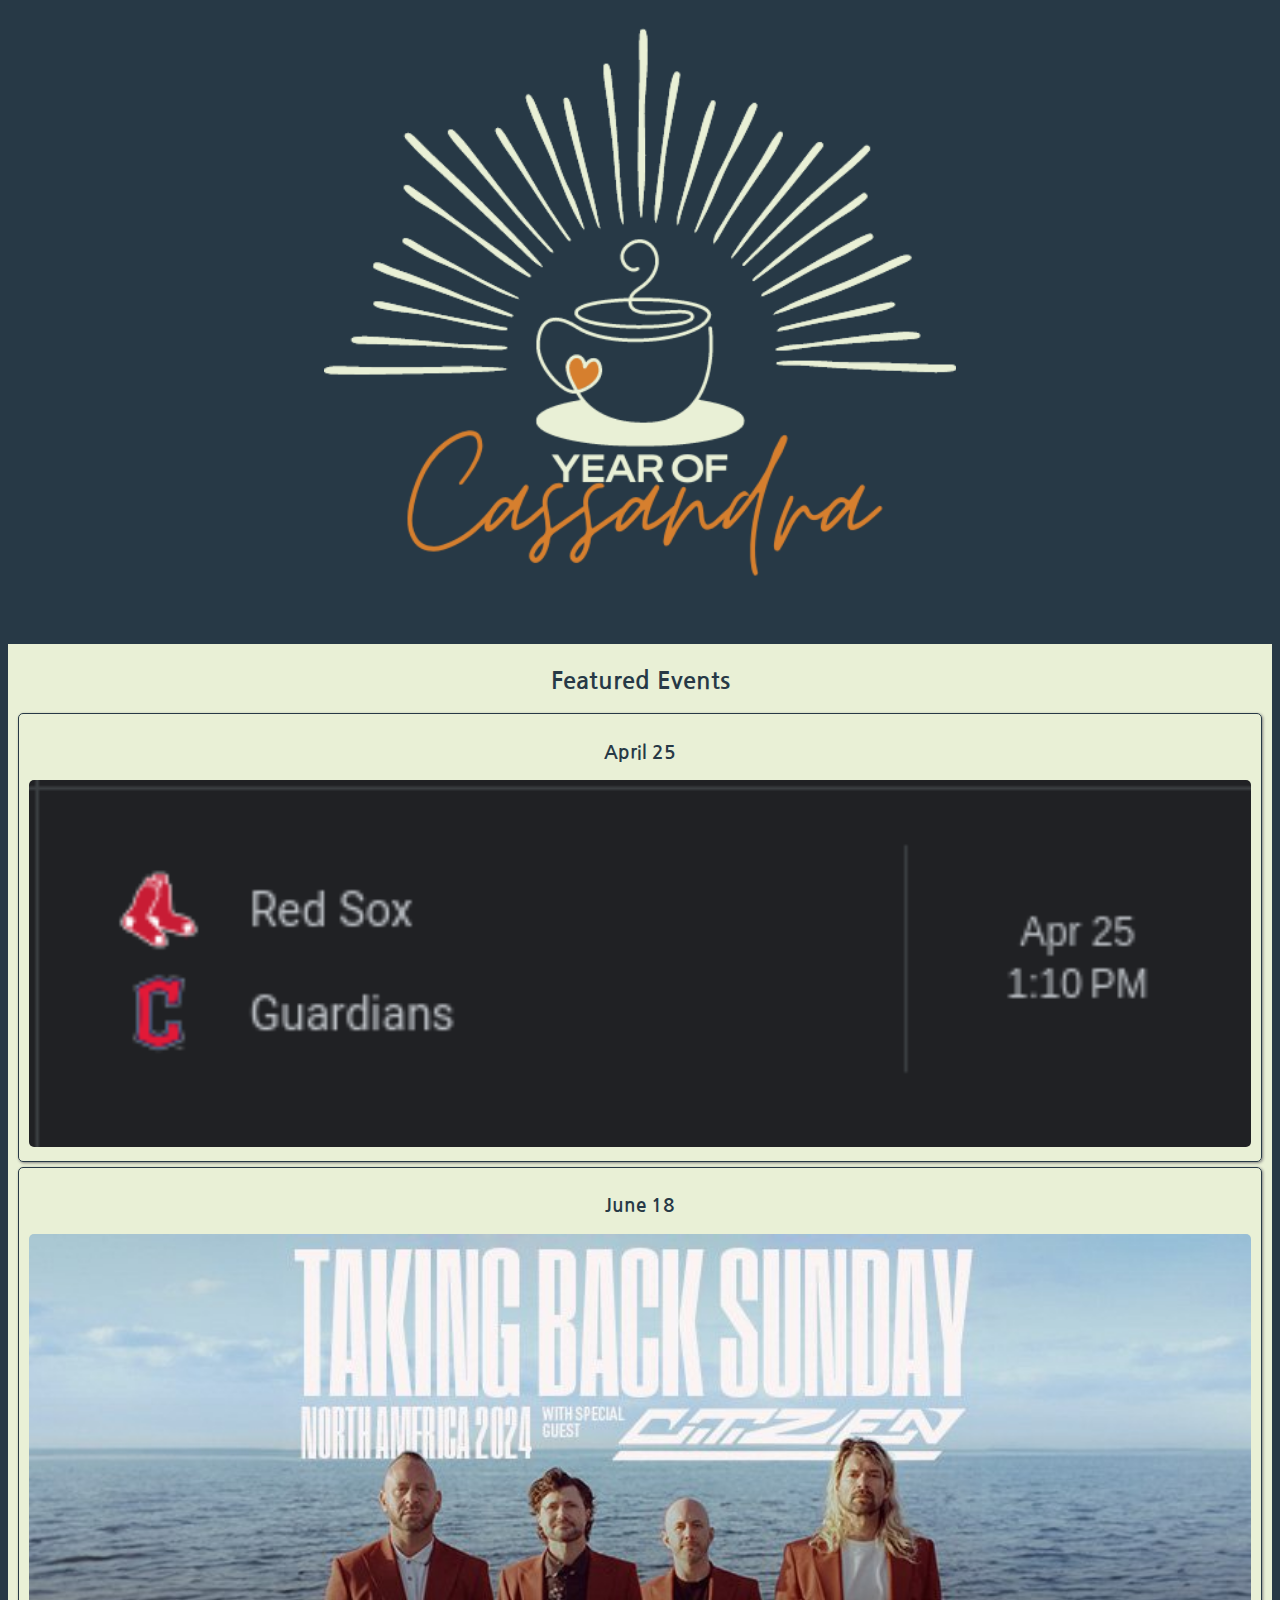
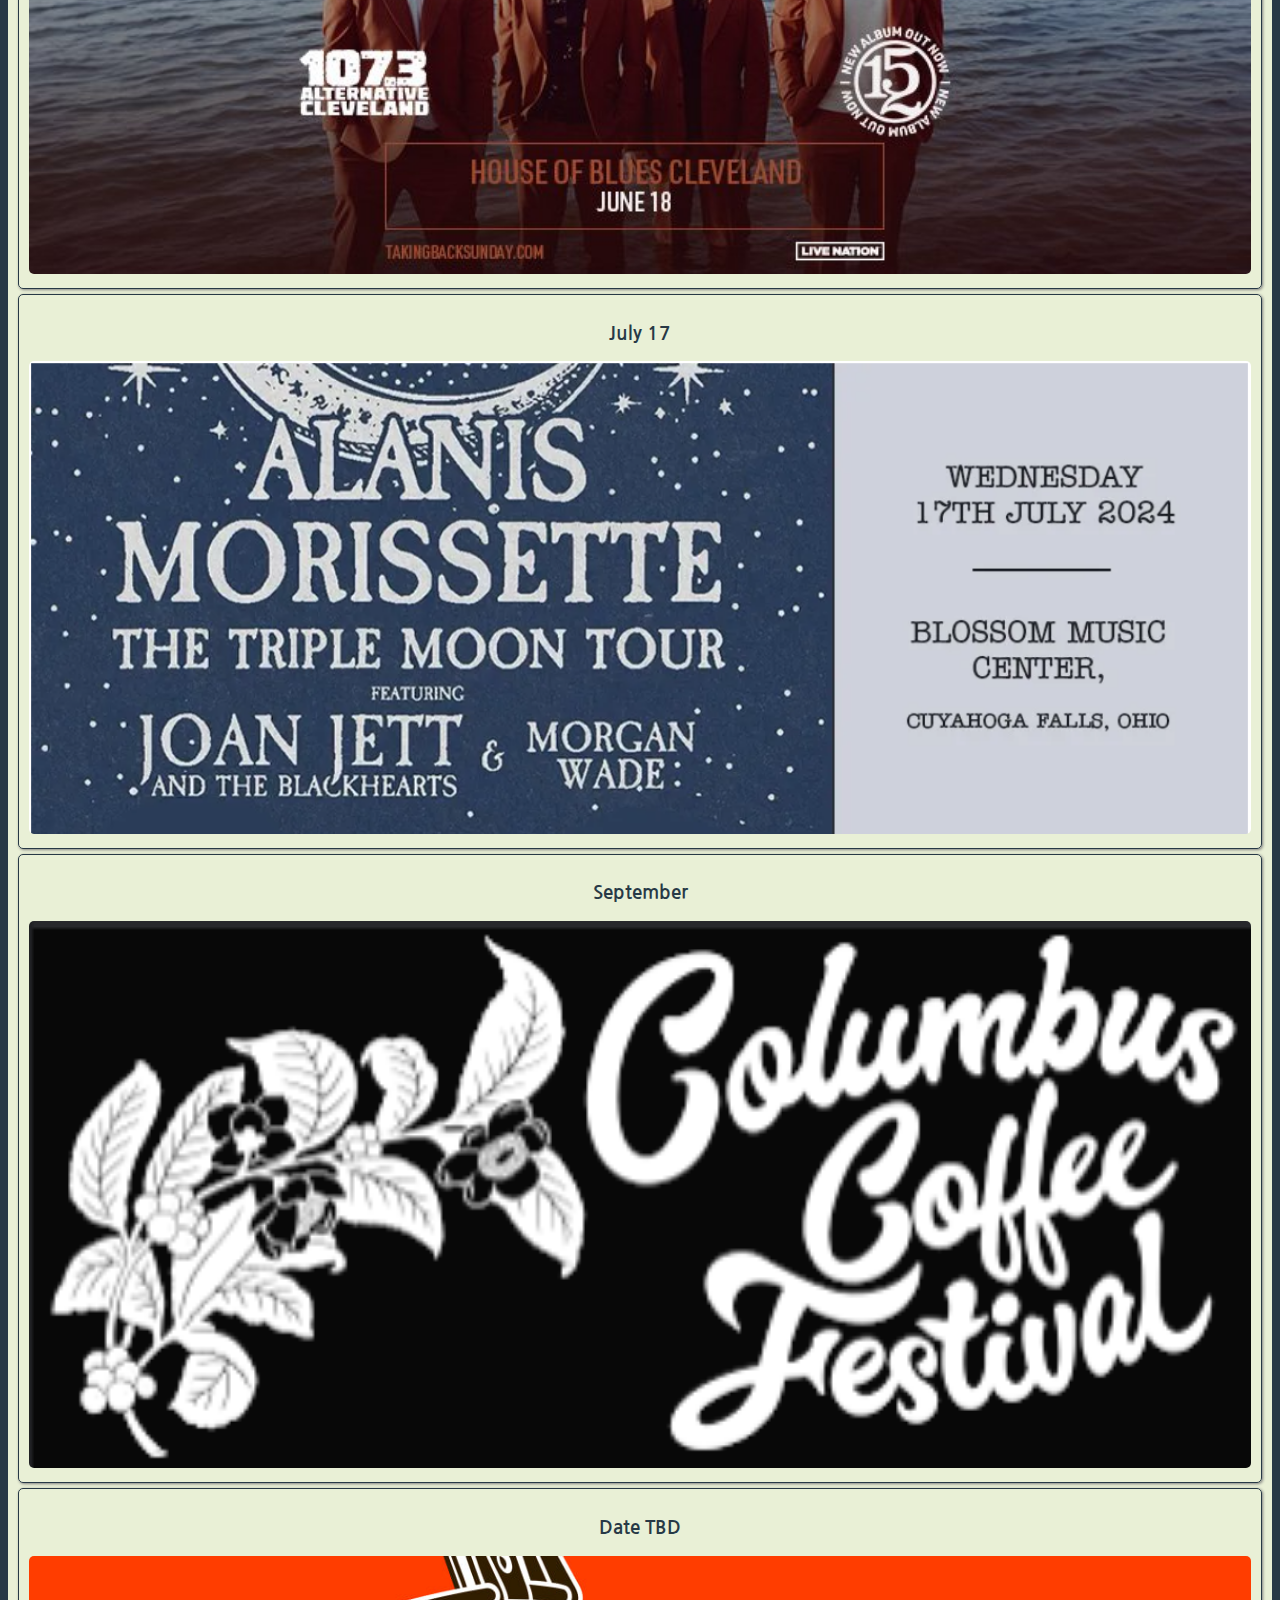
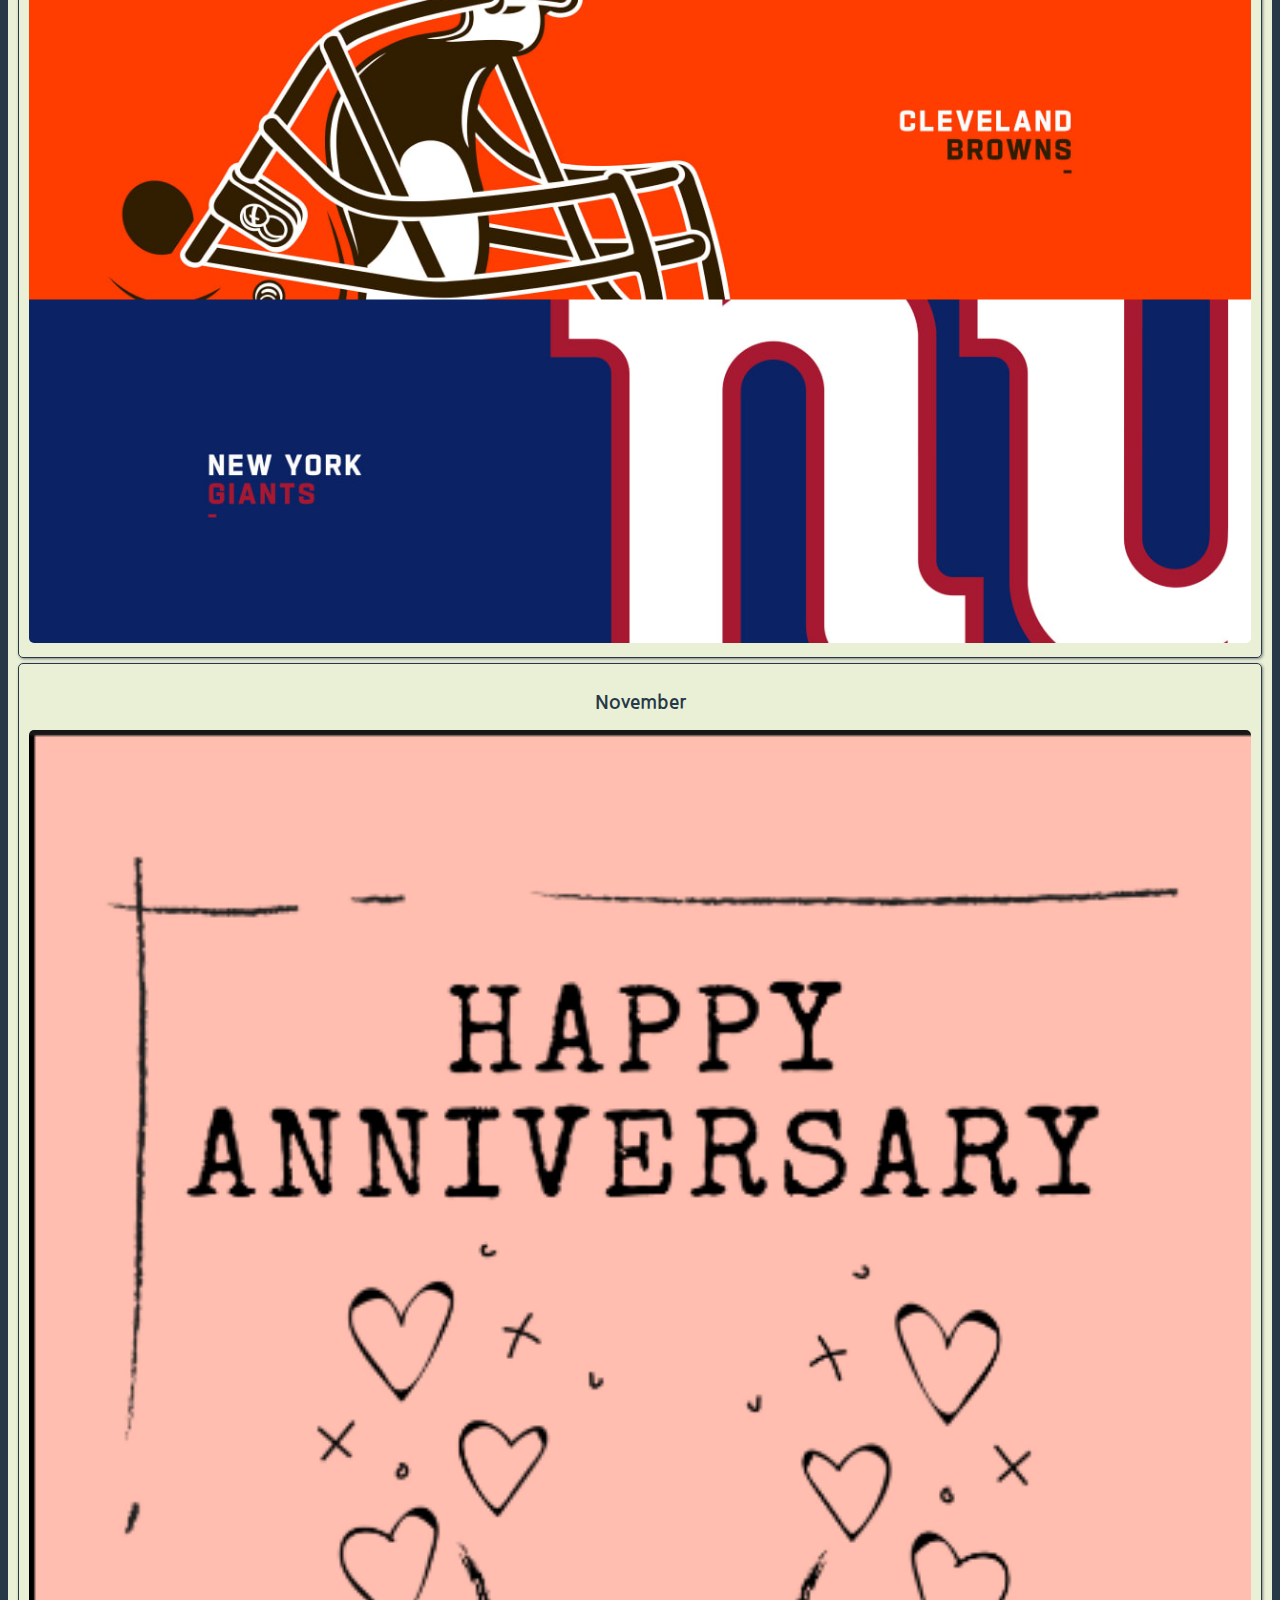
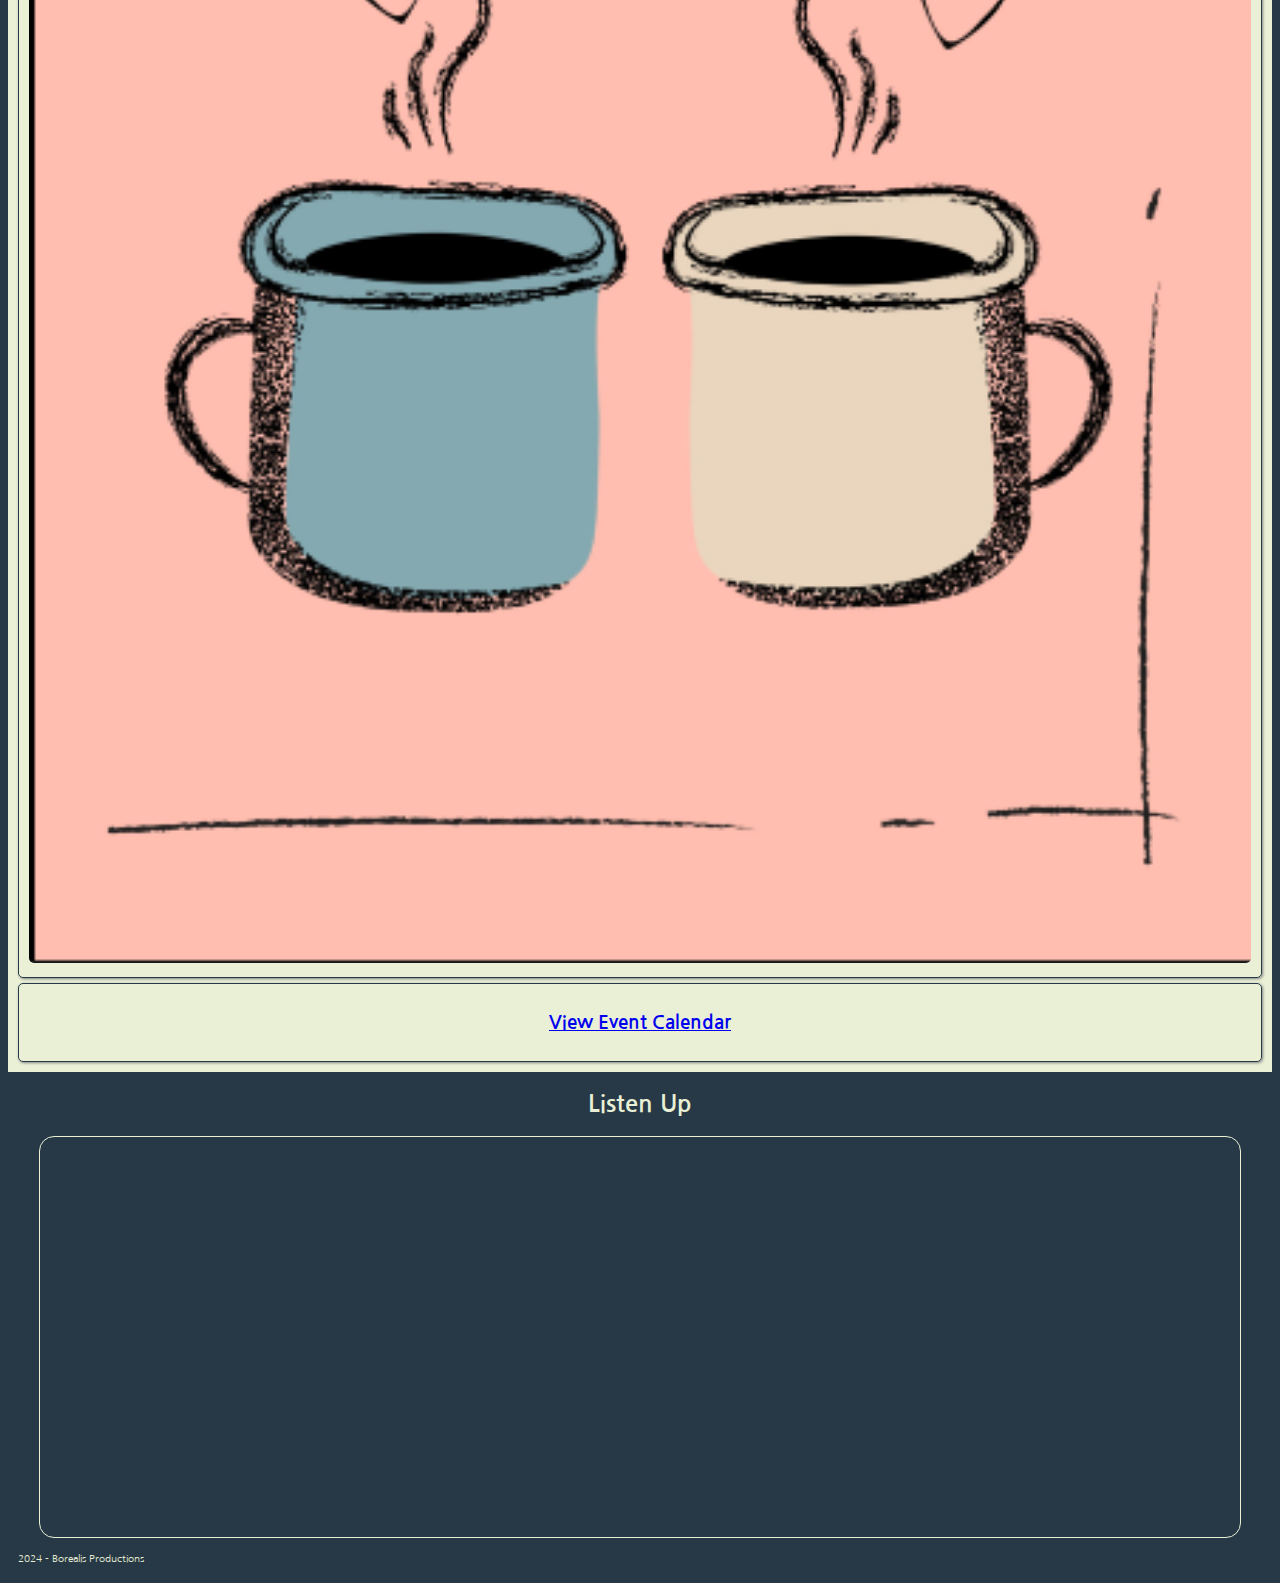
<file: index.html>
<!DOCTYPE html>
<html lang="en">

<head>
    <meta name="viewport" content="width=device-width, initial-scale=1.0">
    <title>Year Of Cassandra</title>
    <link rel="stylesheet" href="css/styles.css">
    <link rel="preconnect" href="https://fonts.googleapis.com">
    <link rel="preconnect" href="https://fonts.gstatic.com" crossorigin>
    <link href="https://fonts.googleapis.com/css2?family=Nanum+Gothic:wght@400;800&display=swap" rel="stylesheet">
</head>

<body>
    <main>
        <header class="header">
            <img src="assets/yearof.png">
        </header>
        <section class="featured-events">
            <h2>Featured Events</h2>
            <div class="featured-event">
                <h3>April 25</h3>
                <img src="assets/guardiansredsox.png">
            </div>
            <div class="featured-event">
                <h3>June 18</h3>
                <img src="assets/takingbacksunday.jpg">
            </div>
            <div class="featured-event">
                <h3>July 17</h3>
                <img src="assets/alanis.png">
            </div>
            <div class="featured-event">
                <h3>September</h3>
                <img src="assets/columbuscoffeefestlogo.png">
            </div>
            <div class="featured-event">
                <h3>Date TBD</h3>
                <img src="assets/brownsgiants.jpeg">
            </div>
            <div class="featured-event">
                <h3>November</h3>
                <img src="assets/coffeeanniversary.png">
            </div>
            <div class="featured-event view-all">
                <a href="events/">
                    <h3>View Event Calendar</h3>
                </a>
            </div>
        </section>
        <section class="listen">
            <h2>Listen Up</h2>
            <iframe class="spotify"
                src="https://open.spotify.com/embed/playlist/14VXhUFQEHhRZVyPeTXaWJ?utm_source=generator&theme=0"
                allowfullscreen="" frameborder="0"
                allow="autoplay; clipboard-write; encrypted-media; fullscreen; picture-in-picture"
                loading="lazy"></iframe>
        </section>
        <footer>
            <p class="footer">2024 - Borealis Productions</p>
        </footer>
    </main>
</body>

</html>
</file>
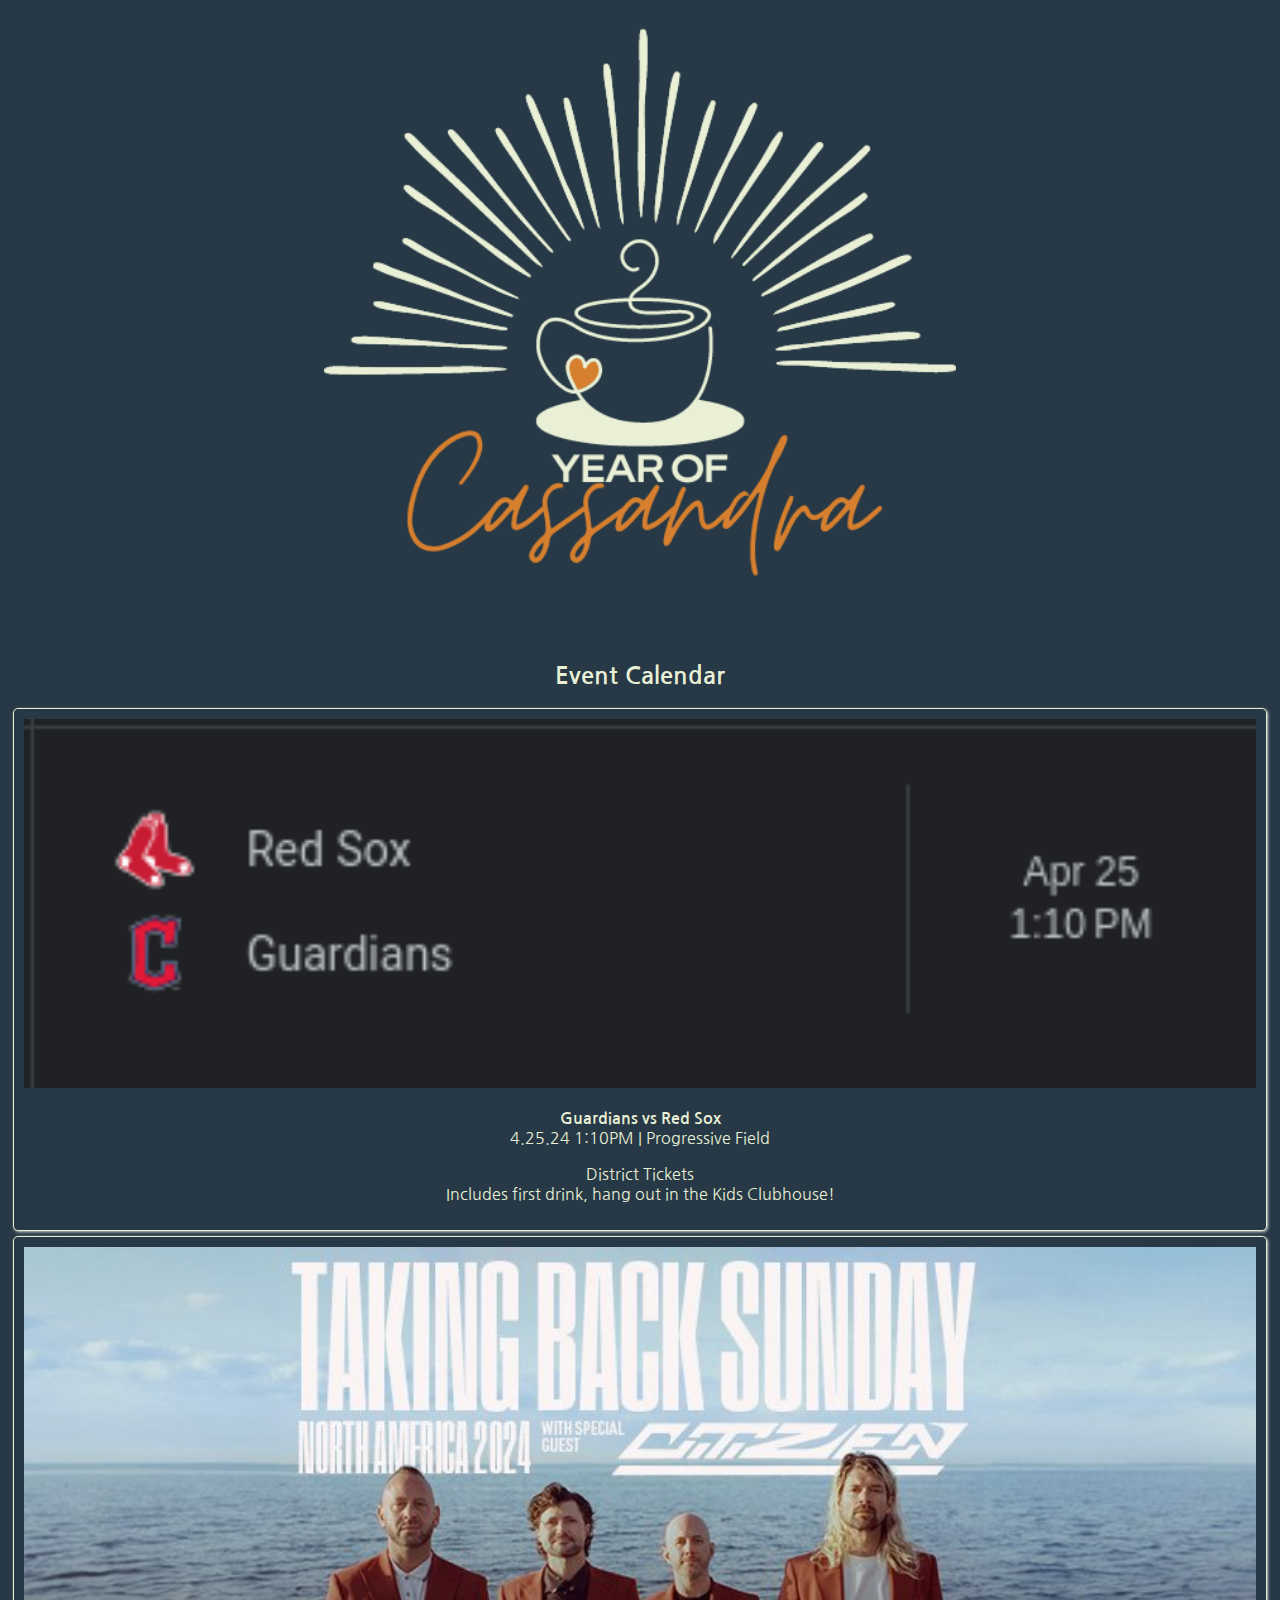
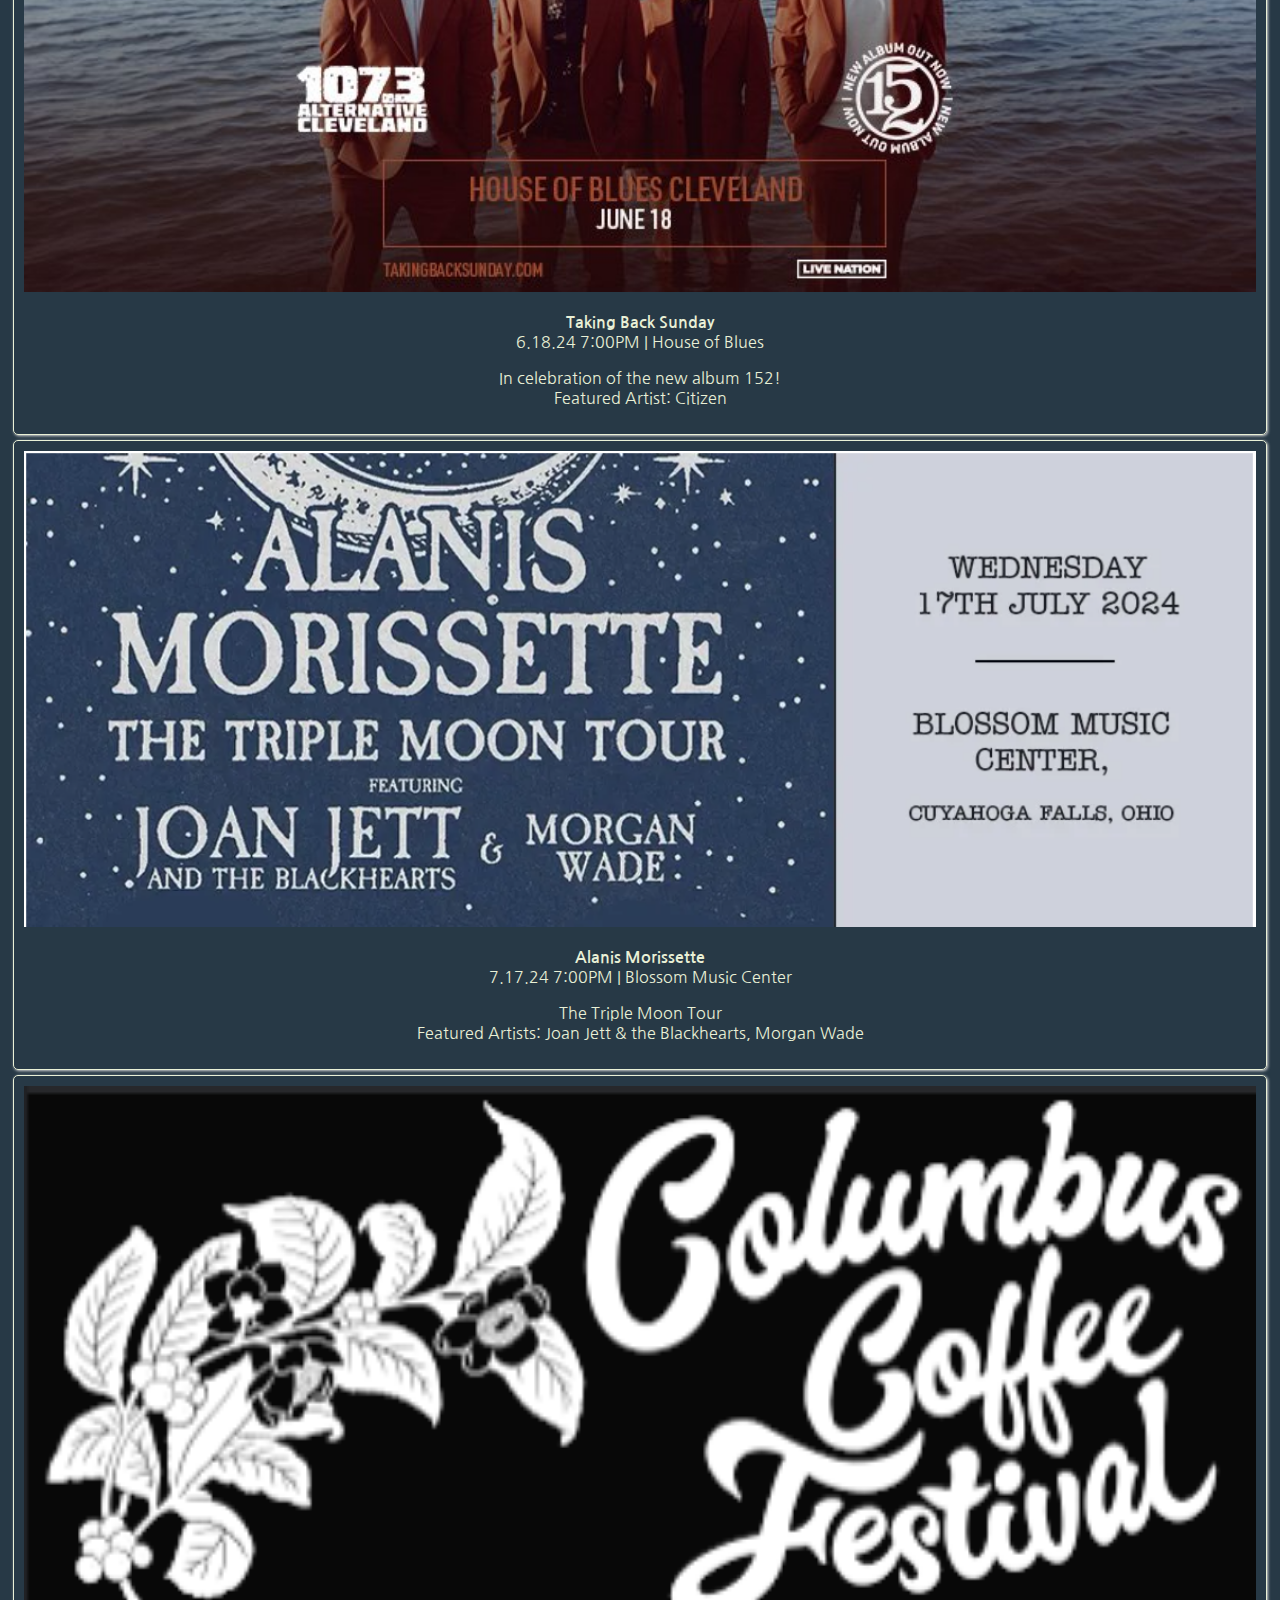
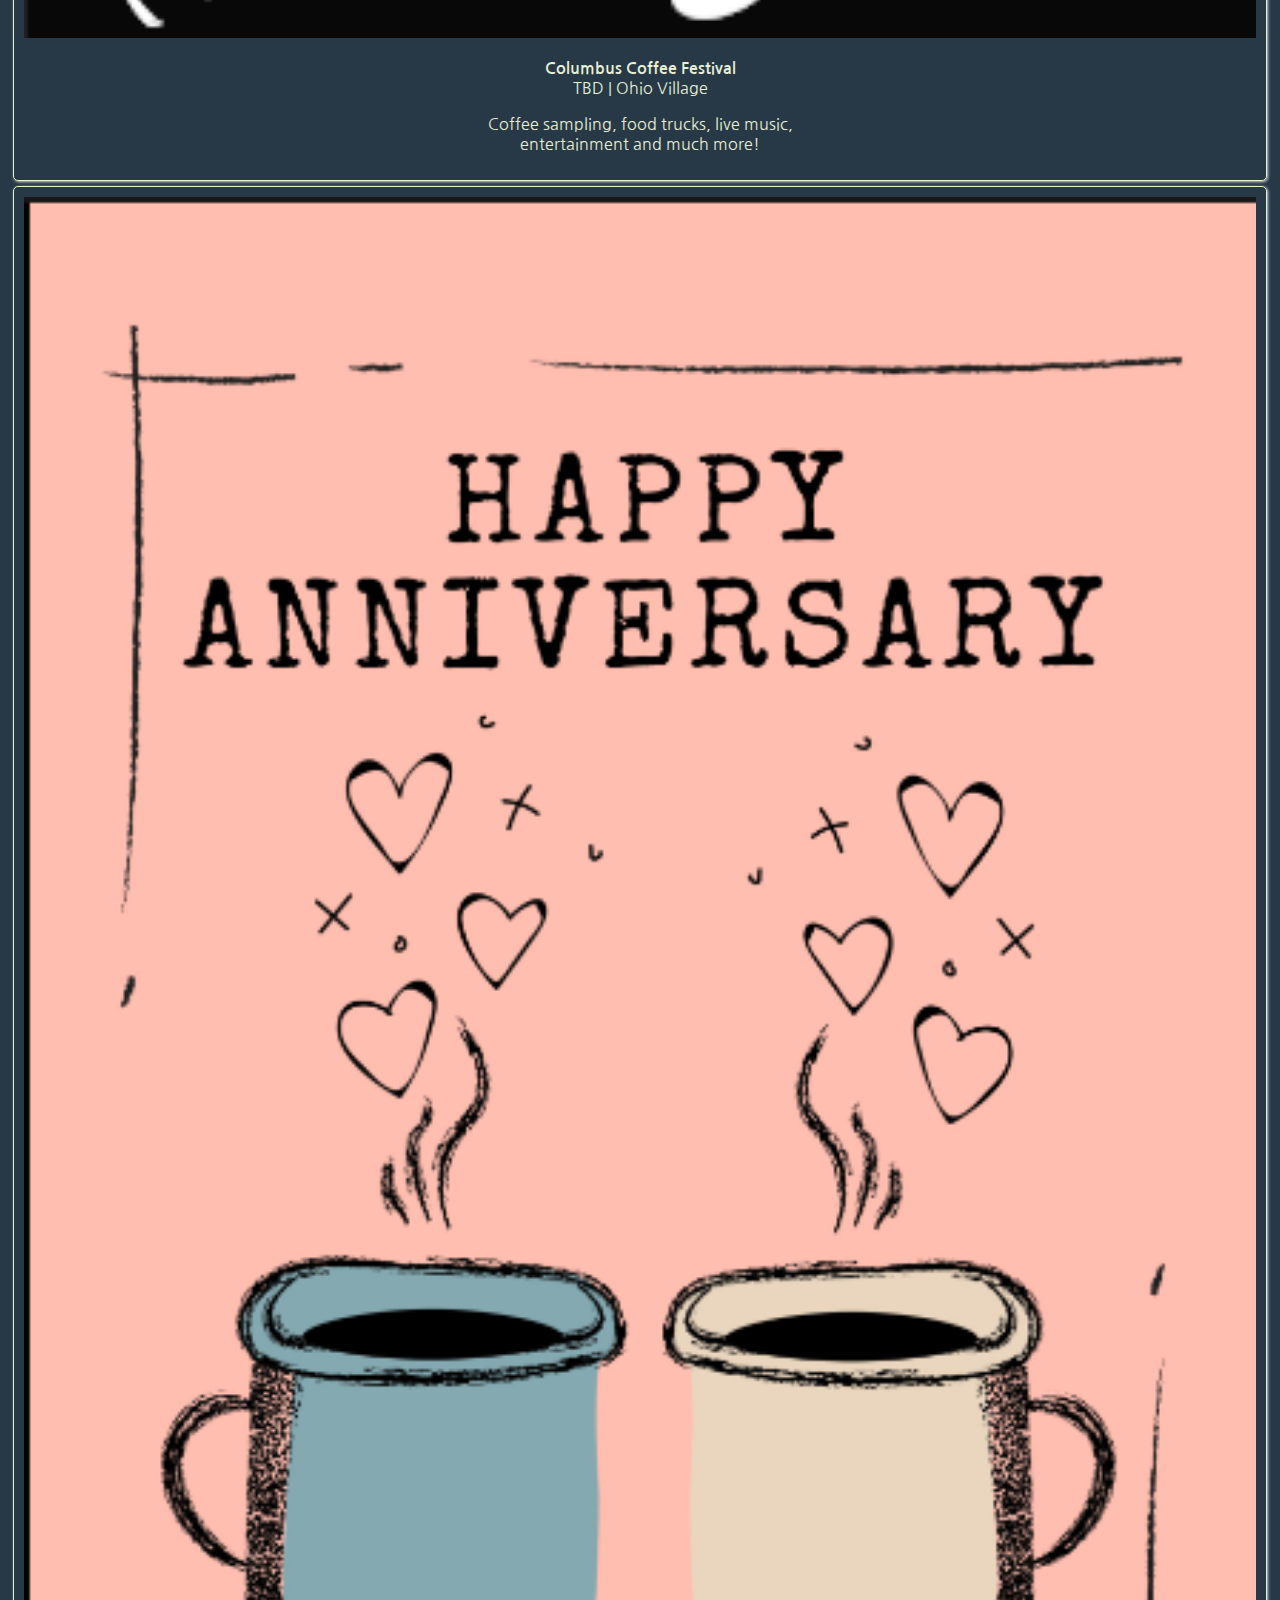
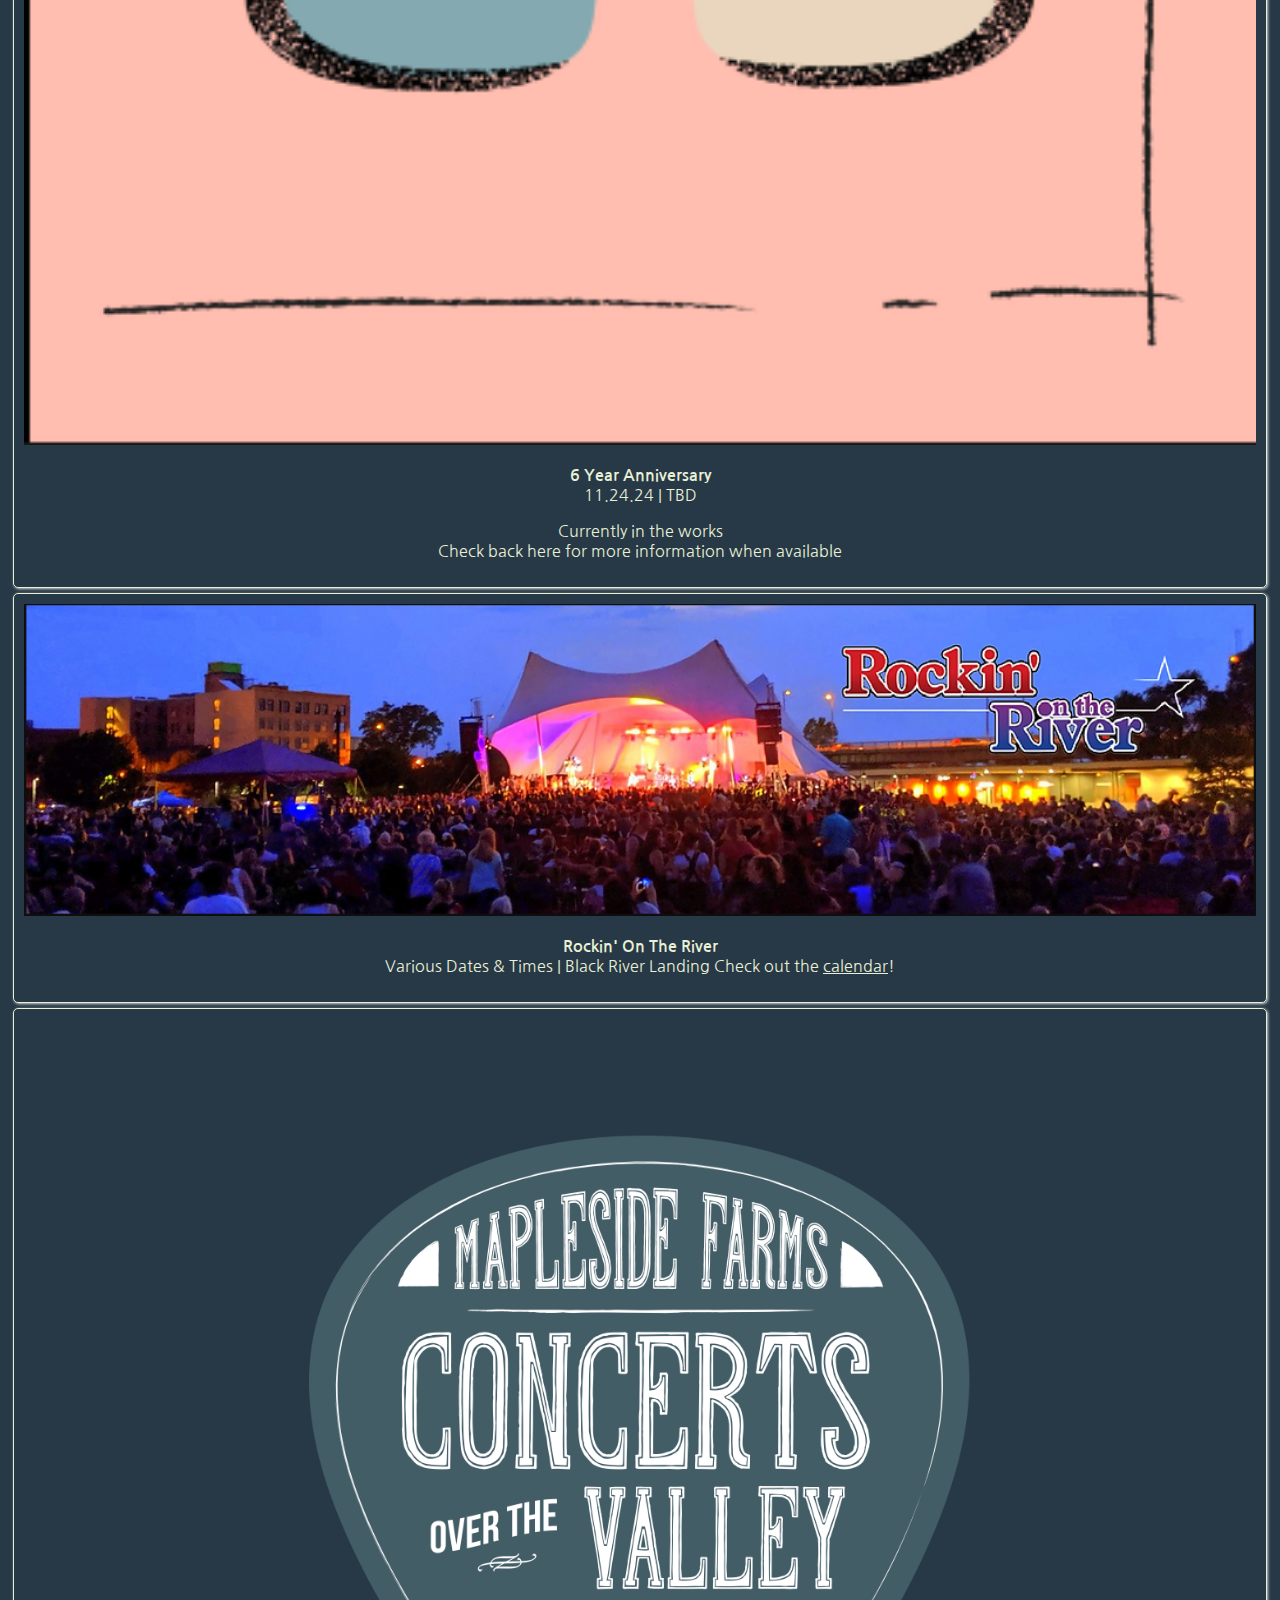
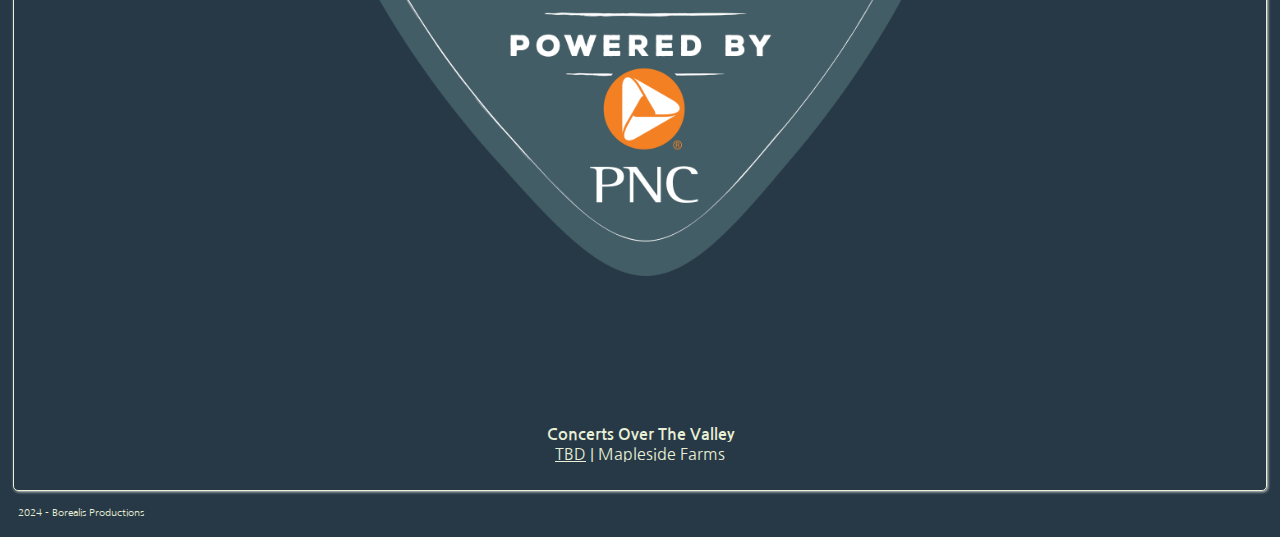
<file: events/index.html>
<!DOCTYPE html>
<html lang="en">

<head>
    <meta name="viewport" content="width=device-width, initial-scale=1.0">
    <link rel="stylesheet" href="../css/styles.css">
    <link rel="preconnect" href="https://fonts.googleapis.com">
    <link rel="preconnect" href="https://fonts.gstatic.com" crossorigin>
    <link href="https://fonts.googleapis.com/css2?family=Nanum+Gothic:wght@400;800&display=swap" rel="stylesheet">
</head>

<body>
    <main>
        <header class="header">
            <a href="https://www.yearofcassandra.com"><img src="../assets/yearof.png"></a>
        </header>
        <section class="event-calendar">
            <h2>Event Calendar</h2>
            <div class="event">
                <img src="../assets/guardiansredsox.png">
                <p><strong>Guardians vs Red Sox</strong></br>
                    4.25.24 1:10PM | Progressive Field</p>
                <p>District Tickets</br>
                    Includes first drink, hang out in the Kids Clubhouse!</p>
            </div>
            <div class="event">
                <img src="../assets/takingbacksunday.jpg">
                <p><strong>Taking Back Sunday</strong></br>
                    6.18.24 7:00PM | House of Blues</p>
                <p>In celebration of the new album 152!</br>
                    Featured Artist: Citizen</p>
            </div>
            <div class="event">
                <img src="../assets/alanis.png">
                <p><strong>Alanis Morissette</strong></br>
                    7.17.24 7:00PM | Blossom Music Center</p>
                <p>The Triple Moon Tour</br>
                    Featured Artists: Joan Jett & the Blackhearts, Morgan Wade</p>
            </div>
            <div class="event">
                <img src="../assets/columbuscoffeefestlogo.png">
                <p><strong>Columbus Coffee Festival</strong></br>
                    TBD | Ohio Village</p>
                <p>Coffee sampling, food trucks, live music, </br>
                    entertainment and much more!</p>
            </div>
            <div class="event">
                <img src="../assets/coffeeanniversary.png">
                <p><strong>6 Year Anniversary</strong></br>
                    11.24.24 | TBD</p>
                <p>Currently in the works </br>
                    Check back here for more information when available</p>
            </div>
            <div class="event">
                <img src="../assets/river.png">
                <p><strong>Rockin' On The River</strong></br>
                    Various Dates & Times | Black River Landing
                    Check out the <a href="https://www.rockinontheriver.com/events" target="_blank">calendar</a>!</p>
            </div>
            <div class="event">
                <img src="../assets/COTV_Logo_PNC-1.png">
                <p><strong>Concerts Over The Valley</strong></br>
                    <a href="https://mapleside.com/" target="_blank">TBD</a> | Mapleside Farms
                </p>
            </div>
        </section>
        <footer>
            <p class="footer">2024 - Borealis Productions</p>
        </footer>
    </main>
</body>

</html>
</file>
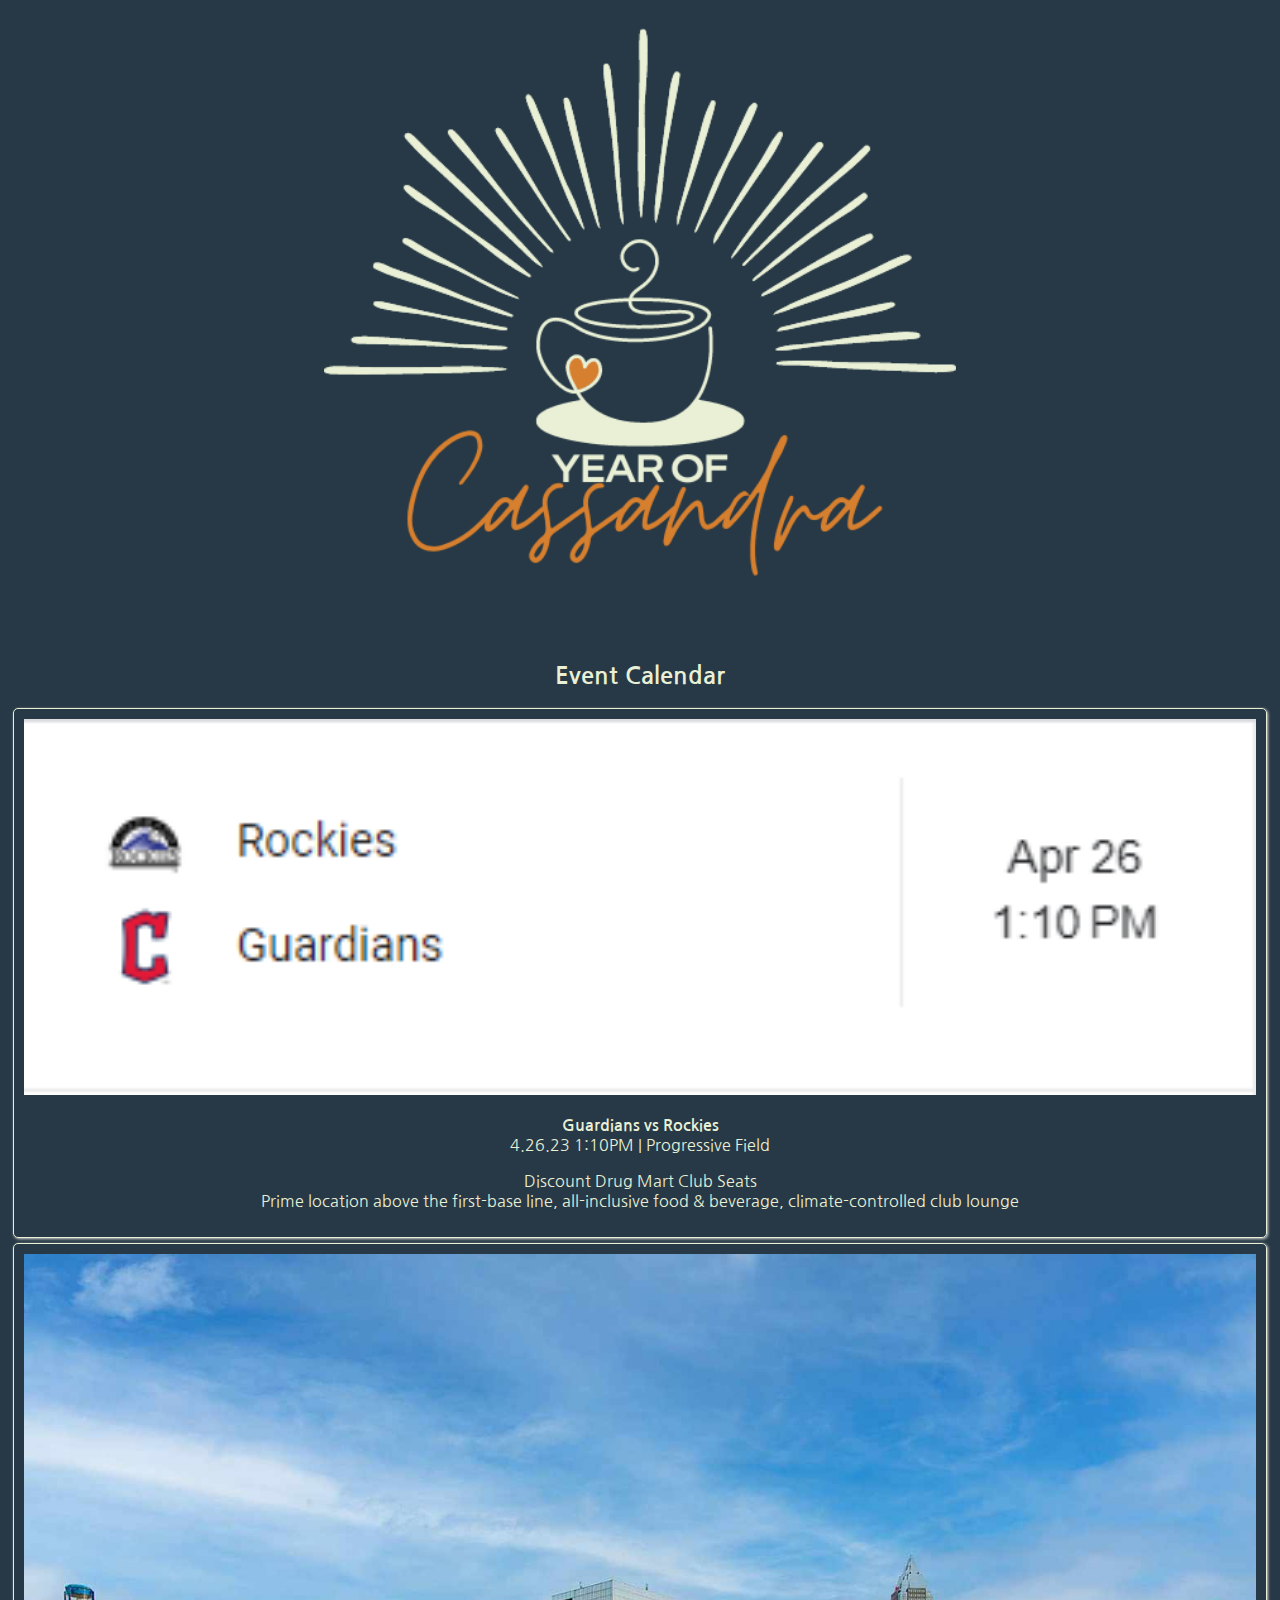
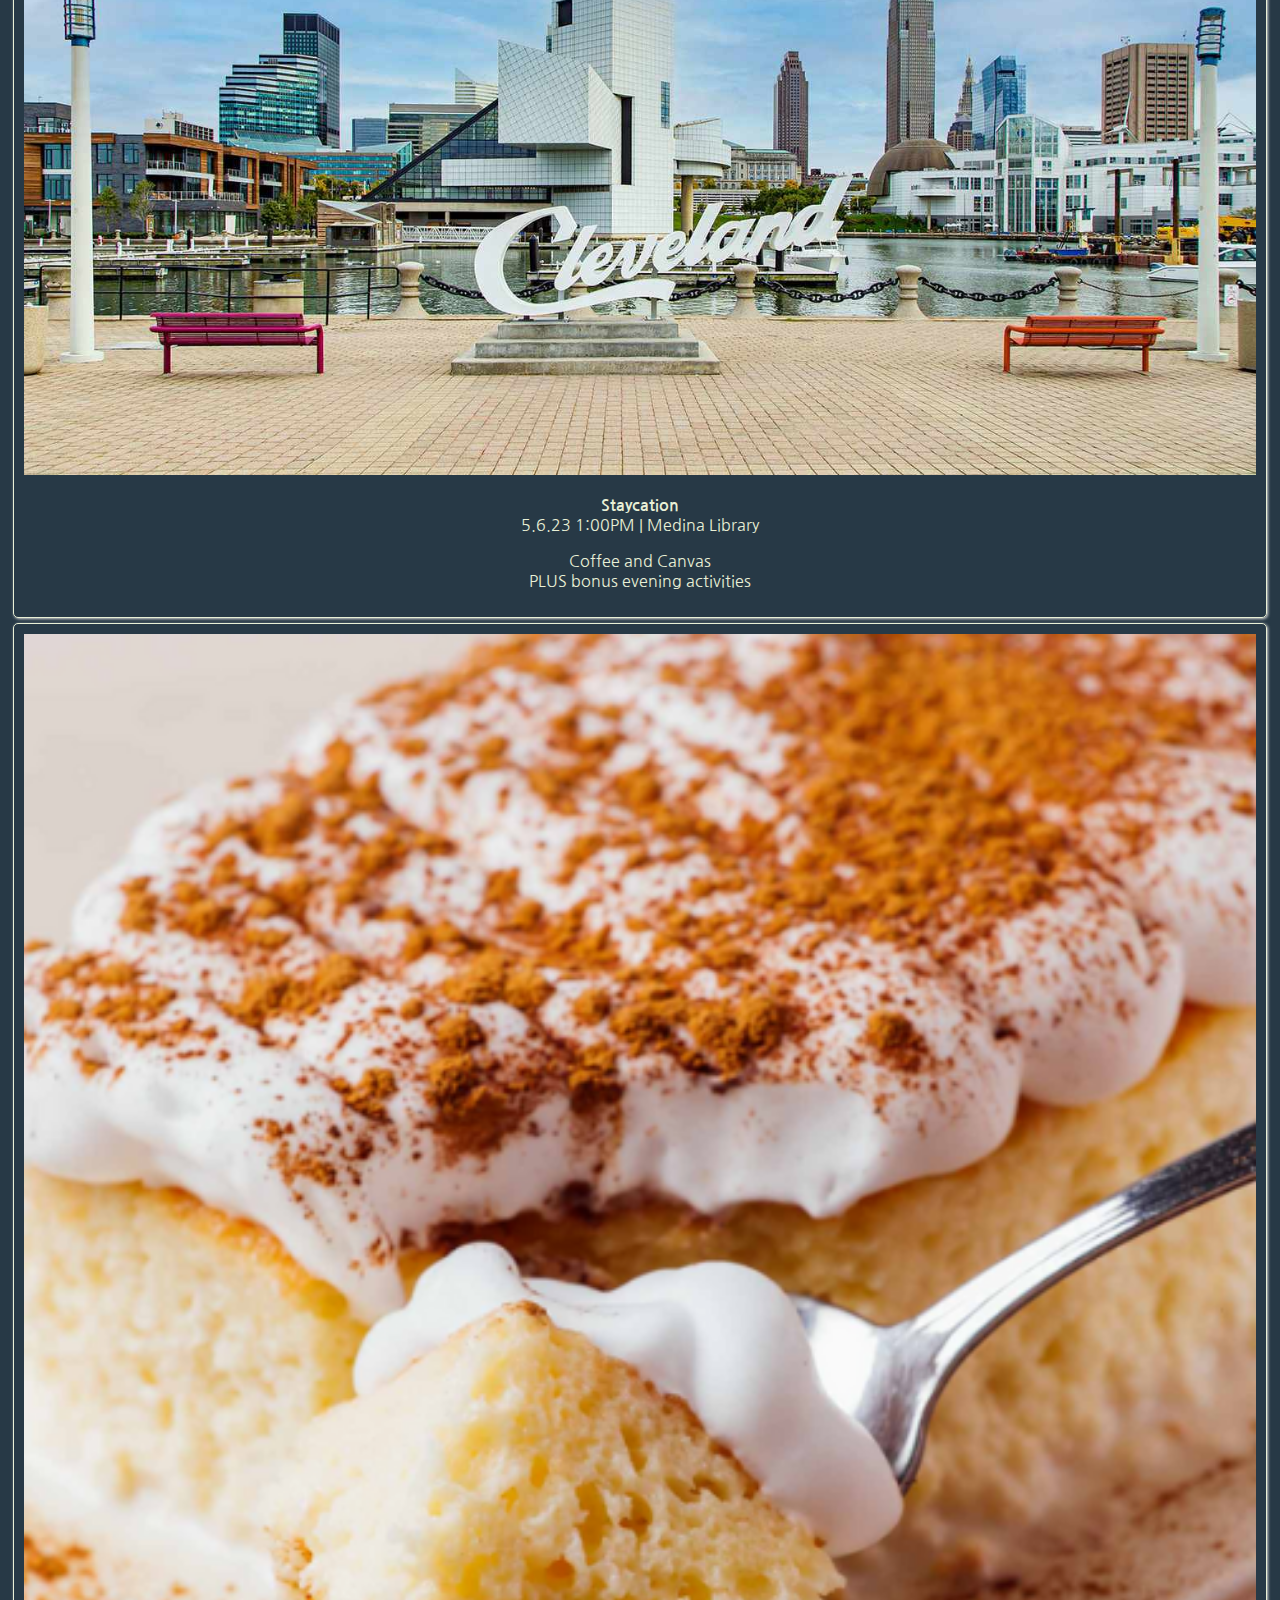
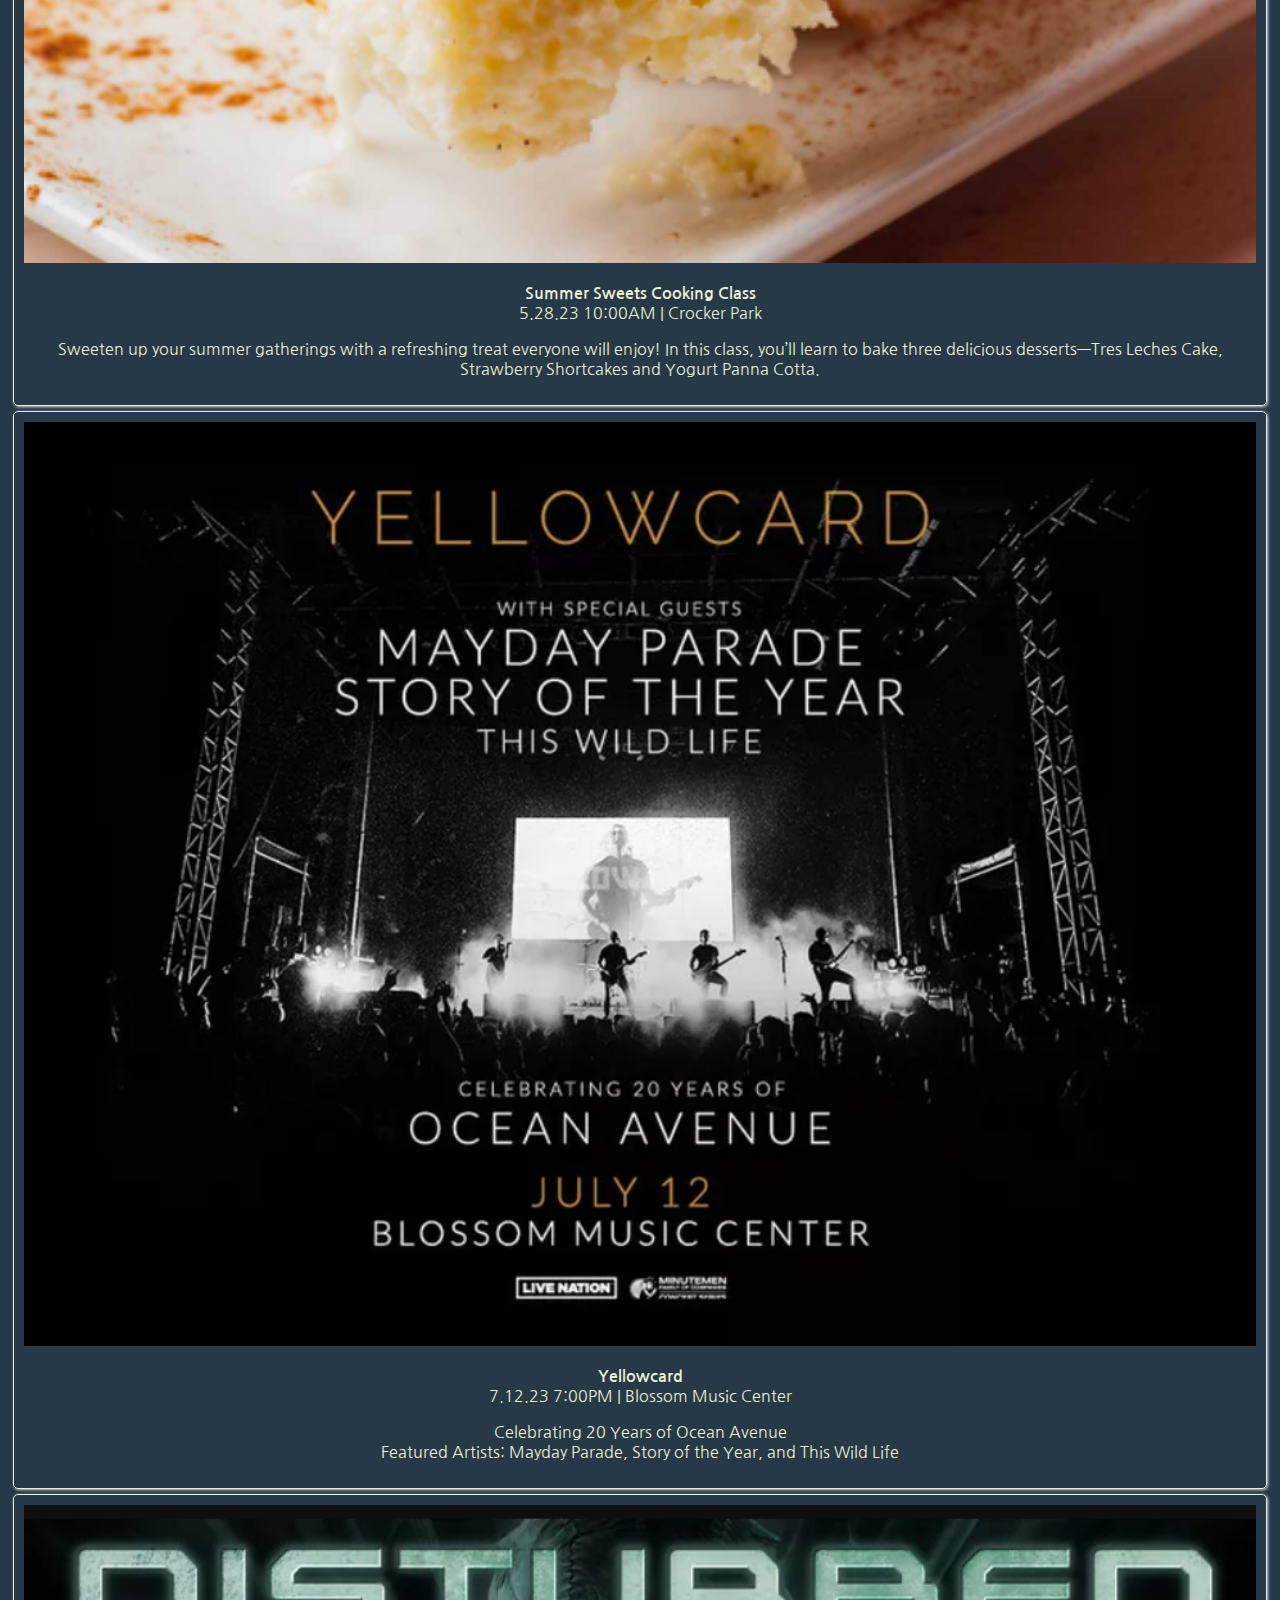
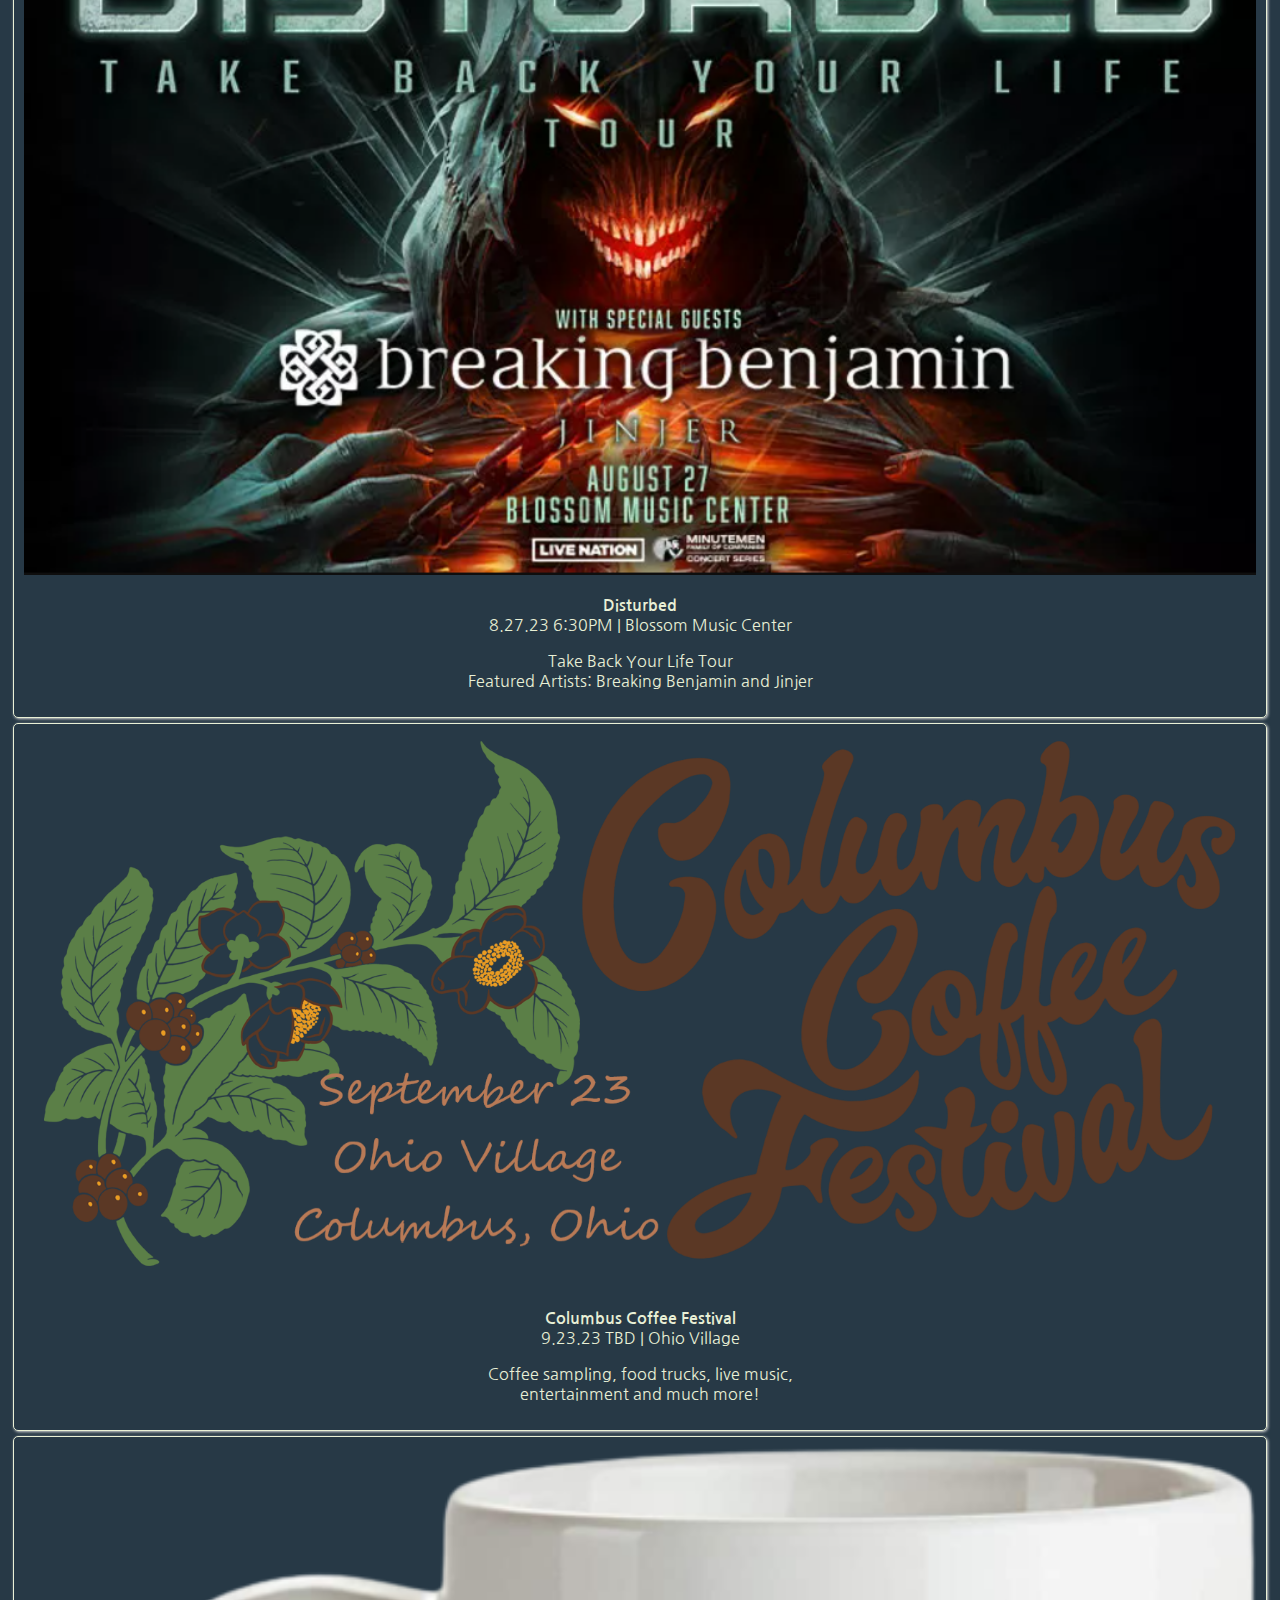
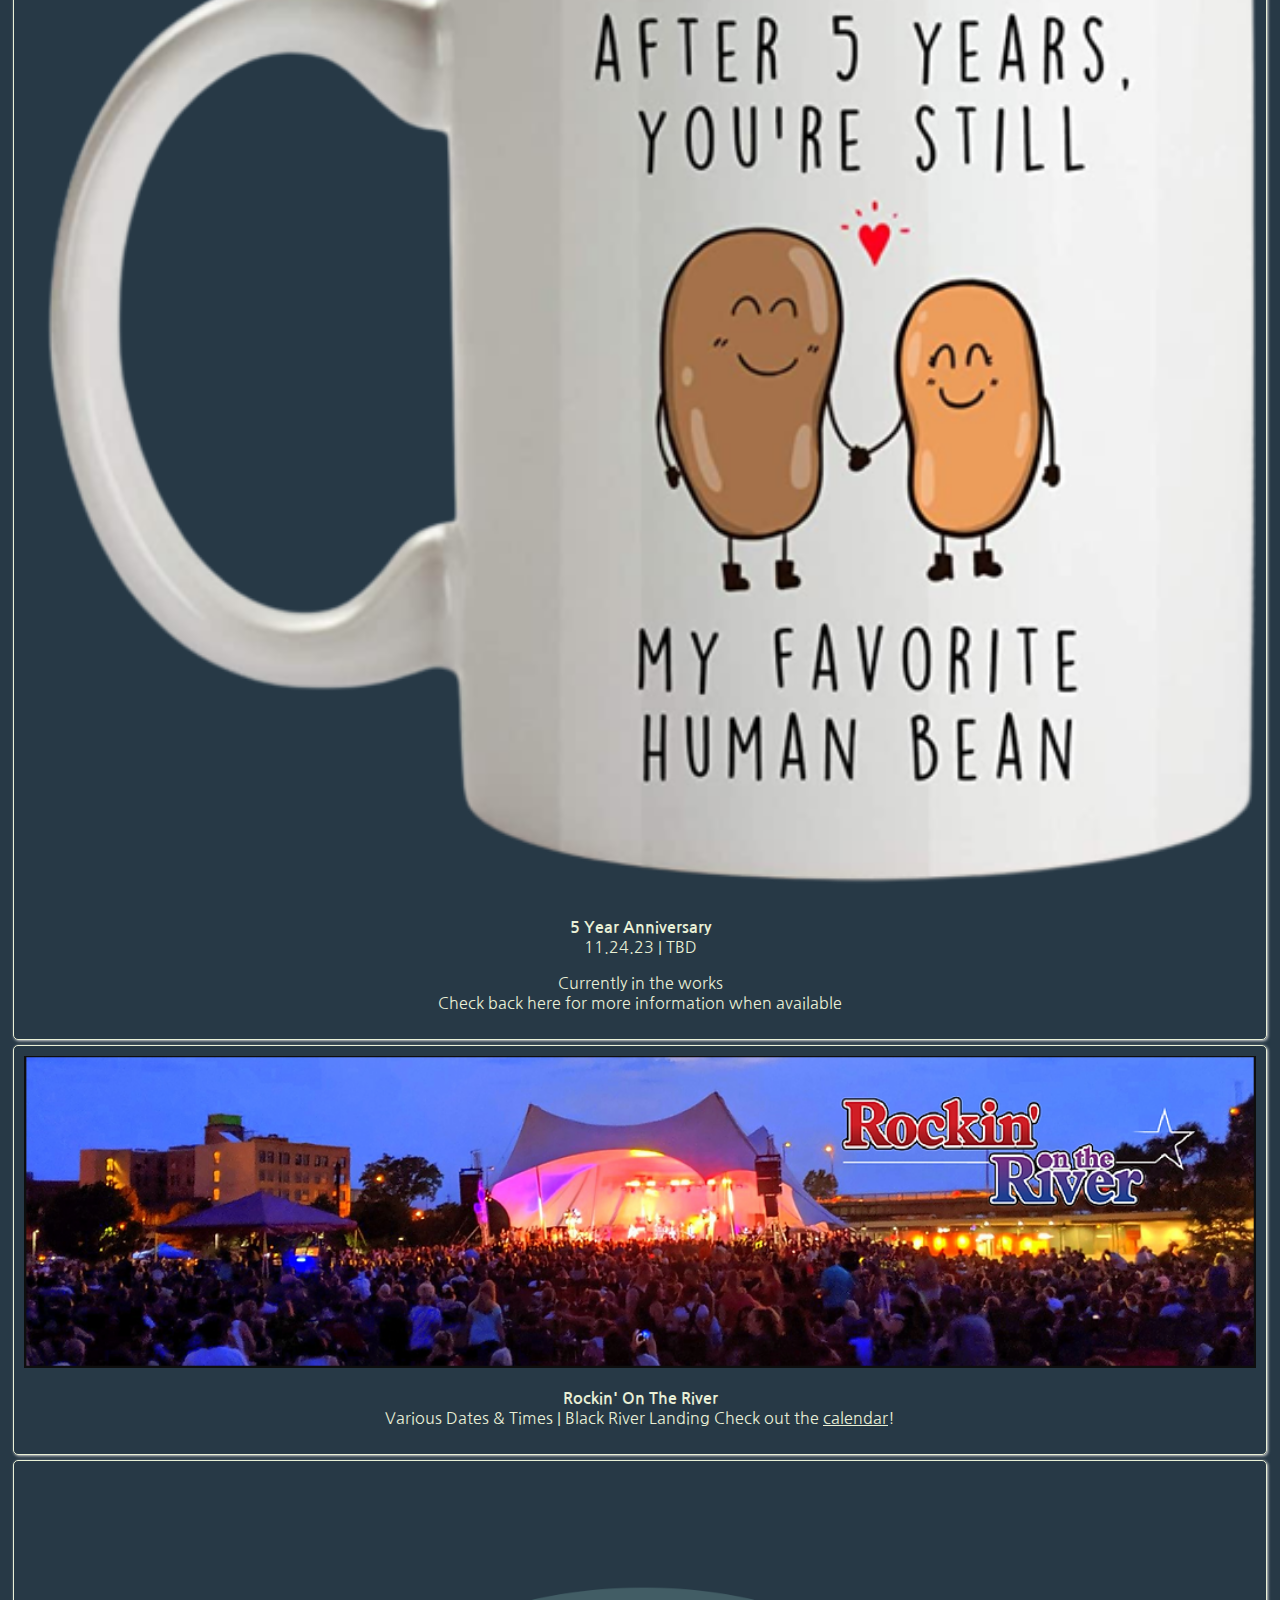
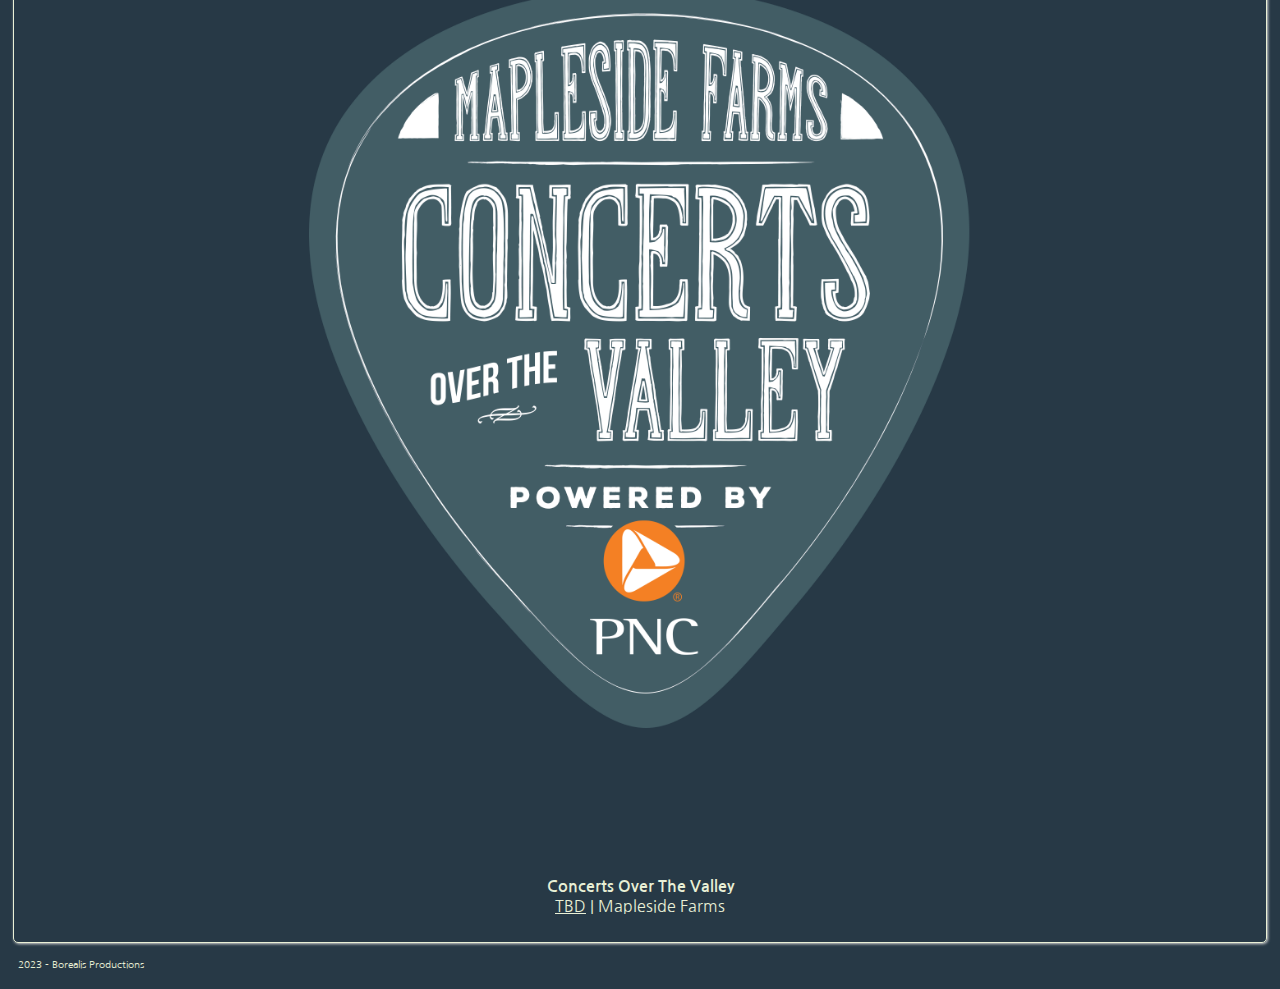
<file: events/2023.html>
<!DOCTYPE html>
<html lang="en">
    <head>
        <meta name="viewport" content="width=device-width, initial-scale=1.0">
        <link rel="stylesheet" href="../css/styles.css">
        <link rel="preconnect" href="https://fonts.googleapis.com">
        <link rel="preconnect" href="https://fonts.gstatic.com" crossorigin>
        <link href="https://fonts.googleapis.com/css2?family=Nanum+Gothic:wght@400;800&display=swap" rel="stylesheet">
    </head>
    <body>
        <main>
            <header class="header">
                <a href="https://www.yearofcassandra.com"><img src="../assets/yearof.png"></a> 
            </header>
            <section class="event-calendar">
                <h2>Event Calendar</h2>
                <div class="event">
                    <img src="../assets/guardiansrockies.png">
                    <p><strong>Guardians vs Rockies</strong></br>
                    4.26.23 1:10PM | Progressive Field</p>
                    <p>Discount Drug Mart Club Seats</br>
                    Prime location above the first-base line, all-inclusive food & beverage, climate-controlled club lounge</p>
                </div>
                <div class="event">
                    <img src="../assets/cleveland.jpg">
                    <p><strong>Staycation</strong></br>
                    5.6.23 1:00PM | Medina Library</p>
                    <p>Coffee and Canvas</br>
                    PLUS bonus evening activities</p>
                </div>
                <div class="event">
                    <img src="../assets/cake.png">
                    <p><strong>Summer Sweets Cooking Class</strong></br>
                    5.28.23 10:00AM | Crocker Park</p>
                    <p>Sweeten up your summer gatherings with a refreshing treat everyone will enjoy! In this class, you’ll learn to bake three delicious desserts—Tres Leches Cake, Strawberry Shortcakes and Yogurt Panna Cotta.</p>
                </div>
                <div class="event">
                    <img src="../assets/yellowcard.png">
                    <p><strong>Yellowcard</strong></br>
                    7.12.23 7:00PM | Blossom Music Center</p>
                    <p>Celebrating 20 Years of Ocean Avenue</br>
                    Featured Artists: Mayday Parade, Story of the Year, and This Wild Life</p>
                </div>
                <div class="event">
                    <img src="../assets/disturbed.png">
                    <p><strong>Disturbed</strong></br>
                    8.27.23 6:30PM | Blossom Music Center</p>
                    <p>Take Back Your Life Tour </br>
                    Featured Artists: Breaking Benjamin and Jinjer</p>
                </div>
                <div class="event">
                    <img src="../assets/coffeefest.png">
                    <p><strong>Columbus Coffee Festival</strong></br>
                    9.23.23 TBD | Ohio Village</p>
                    <p>Coffee sampling, food trucks, live music, </br>
                    entertainment and much more!</p>
                </div>
                <div class="event">
                    <img src="../assets/anniversary-removebg.png">
                    <p><strong>5 Year Anniversary</strong></br>
                    11.24.23 | TBD</p>
                    <p>Currently in the works </br>
                    Check back here for more information when available</p>
                </div>
                <div class="event">
                    <img src="../assets/river.png">
                    <p><strong>Rockin' On The River</strong></br>
                    Various Dates & Times | Black River Landing
                    Check out the <a href="https://www.rockinontheriver.com/events" target="_blank">calendar</a>!</p>
                </div>
                <div class="event">
                    <img src="../assets/COTV_Logo_PNC-1.png">
                    <p><strong>Concerts Over The Valley</strong></br>
                    <a href="https://mapleside.com/" target="_blank">TBD</a> | Mapleside Farms</p>
                </div>
            </section>
            <footer>
                <p class="footer">2023 - Borealis Productions</p>
            </footer>
        </main>
    </body>
</html>
</file>
<file: css/styles.css>
html, main, header, section, footer {
    color: rgb(233,240,214);
    font-family: 'Nanum Gothic', sans-serif;
    background:#273946; 
}
main {
    text-align: center;
    margin: 0;
}
.header img {
    width: 50%;
}
.featured-events {
    background: rgb(233,240,214);
    color: rgb(39, 57, 70);
    padding: 5px;
}
.featured-event {
    border: 1px solid rgb(39, 57, 70);
    padding: 10px;
    margin: 5px;
    border-radius: 5px;
    color: rgb(39, 57, 70);
    box-shadow: 1px 1px 3px gray;
}
.featured-event img {
    width: 100%;
    border-radius: 5px;
}
.view-all {
    text-decoration: none;
    color: rgb(39, 57, 70);
}
.spotify {
    width: 95%;
    height: 400px;
    border: 1px solid rgb(233,240,214);
    border-radius: 15px;
}
.footer {
    text-align: left;
    font-size: 10px;
    padding: 10px;
    margin: 0;
}
.event {
    border: 1px solid rgb(233,240,214);
    border-radius: 5px;
    padding: 10px;
    margin: 5px;
    box-shadow: 1px 1px 3px lightgray;
}
.event img {
    width: 100%;
}
.event a {
    color: rgb(233,240,214);
}
</file>
